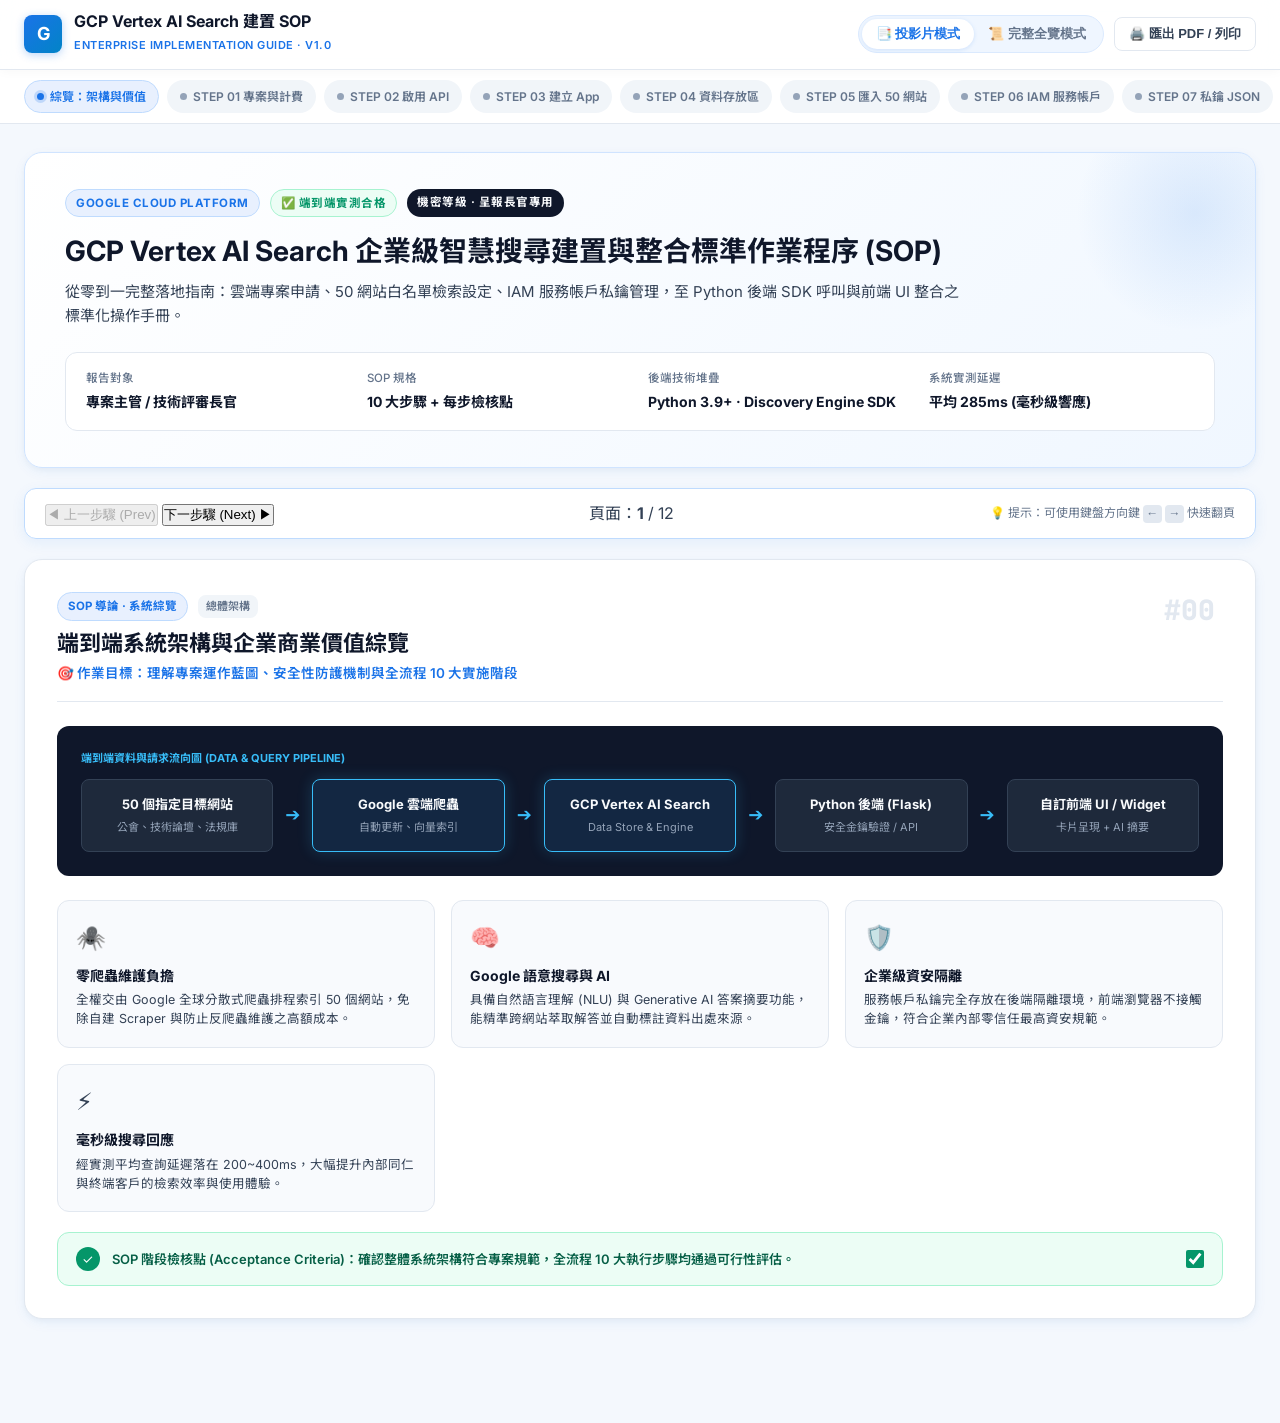
<file: gcpsearchsop.html>
<!DOCTYPE html>
<html lang="zh-TW">
<head>
  <meta charset="UTF-8">
  <meta name="viewport" content="width=device-width, initial-scale=1.0">
  <title>GCP Vertex AI Search 企業級智慧搜尋建置與整合標準作業程序 (SOP)</title>
  <meta name="description" content="Google Cloud Platform (GCP) Vertex AI Search 端到端建置 SOP：專案建立、50 網站檢索白名單、服務帳戶私鑰授權與 Python 後端 API 實作完整指引">
  <link rel="preconnect" href="https://fonts.googleapis.com">
  <link rel="preconnect" href="https://fonts.gstatic.com" crossorigin>
  <link href="https://fonts.googleapis.com/css2?family=Inter:wght@400;500;600;700&family=Noto+Sans+TC:wght@400;500;700&family=JetBrains+Mono:wght@400;500;600&display=swap" rel="stylesheet">
  
  <style>
    :root {
      --primary: #1A73E8;
      --primary-hover: #1557B0;
      --primary-light: #E8F0FE;
      --primary-gradient: linear-gradient(135deg, #1A73E8 0%, #0284C7 100%);
      --bg-page: #F4F8FD;
      --surface: #FFFFFF;
      --surface-elevated: #FFFFFF;
      --border: #E2E8F0;
      --border-focus: #93C5FD;
      --text-main: #0F172A;
      --text-body: #334155;
      --text-muted: #64748B;
      --text-light: #94A3B8;
      --accent-cyan: #0EA5E9;
      --accent-green: #059669;
      --accent-green-bg: #ECFDF5;
      --accent-green-border: #A7F3D0;
      --accent-amber: #D97706;
      --accent-amber-bg: #FFFBEB;
      --accent-amber-border: #FDE68A;
      --accent-red: #DC2626;
      --accent-red-bg: #FEF2F2;
      --accent-red-border: #FECACA;
      --code-bg: #0F172A;
      --code-text: #E2E8F0;
      --shadow-sm: 0 1px 3px rgba(0, 0, 0, 0.05);
      --shadow-md: 0 4px 14px -2px rgba(26, 115, 232, 0.08), 0 2px 6px -1px rgba(0, 0, 0, 0.04);
      --shadow-lg: 0 10px 25px -4px rgba(26, 115, 232, 0.12), 0 4px 10px -2px rgba(0, 0, 0, 0.03);
      --radius-sm: 8px;
      --radius-md: 12px;
      --radius-lg: 18px;
      --radius-full: 9999px;
      --font-sans: 'Inter', 'Noto Sans TC', system-ui, -apple-system, BlinkMacSystemFont, "Segoe UI", Roboto, sans-serif;
      --font-mono: 'JetBrains Mono', Consolas, Menlo, Monaco, monospace;
    }

    * {
      box-sizing: border-box;
      margin: 0;
      padding: 0;
    }

    body {
      font-family: var(--font-sans);
      background-color: var(--bg-page);
      color: var(--text-body);
      line-height: 1.6;
      -webkit-font-smoothing: antialiased;
      padding-bottom: 80px;
    }

    /* Top Sticky Navigation Bar */
    header.sop-navbar {
      position: sticky;
      top: 0;
      z-index: 100;
      background: rgba(255, 255, 255, 0.92);
      backdrop-filter: blur(12px);
      -webkit-backdrop-filter: blur(12px);
      border-bottom: 1px solid var(--border);
      box-shadow: 0 2px 10px rgba(0, 0, 0, 0.03);
    }

    .navbar-container {
      max-width: 1400px;
      margin: 0 auto;
      padding: 12px 24px;
      display: flex;
      align-items: center;
      justify-content: space-between;
      gap: 16px;
    }

    .nav-brand {
      display: flex;
      align-items: center;
      gap: 12px;
      text-decoration: none;
    }

    .nav-logo-badge {
      width: 38px;
      height: 38px;
      border-radius: var(--radius-sm);
      background: var(--primary-gradient);
      display: flex;
      align-items: center;
      justify-content: center;
      color: white;
      font-weight: 700;
      font-size: 18px;
      box-shadow: 0 2px 8px rgba(26, 115, 232, 0.3);
    }

    .nav-title-group h1 {
      font-size: 16px;
      font-weight: 700;
      color: var(--text-main);
      line-height: 1.2;
    }

    .nav-title-group span {
      font-size: 11px;
      color: var(--primary);
      font-weight: 600;
      letter-spacing: 0.5px;
      text-transform: uppercase;
    }

    .nav-controls {
      display: flex;
      align-items: center;
      gap: 10px;
    }

    .view-mode-toggle {
      display: inline-flex;
      background: #EFF6FF;
      border: 1px solid #DBEAFE;
      border-radius: var(--radius-full);
      padding: 3px;
    }

    .mode-btn {
      border: none;
      background: transparent;
      padding: 6px 14px;
      font-size: 13px;
      font-weight: 600;
      color: var(--text-muted);
      cursor: pointer;
      border-radius: var(--radius-full);
      transition: all 0.2s ease;
      display: flex;
      align-items: center;
      gap: 6px;
    }

    .mode-btn.active {
      background: var(--surface);
      color: var(--primary);
      box-shadow: 0 1px 4px rgba(26, 115, 232, 0.15);
    }

    .btn-action {
      background: var(--surface);
      border: 1px solid var(--border);
      color: var(--text-body);
      padding: 7px 14px;
      font-size: 13px;
      font-weight: 600;
      border-radius: var(--radius-sm);
      cursor: pointer;
      display: inline-flex;
      align-items: center;
      gap: 6px;
      transition: all 0.2s;
    }

    .btn-action:hover {
      border-color: var(--primary);
      color: var(--primary);
      background: var(--primary-light);
    }

    /* Stepper Header Strip */
    .stepper-nav {
      background: var(--surface);
      border-bottom: 1px solid var(--border);
      padding: 10px 24px;
      overflow-x: auto;
      white-space: nowrap;
      scrollbar-width: thin;
    }

    .stepper-track {
      max-width: 1400px;
      margin: 0 auto;
      display: flex;
      gap: 8px;
    }

    .step-pill {
      display: inline-flex;
      align-items: center;
      gap: 6px;
      padding: 6px 12px;
      border-radius: var(--radius-full);
      background: #F1F5F9;
      color: var(--text-muted);
      font-size: 12px;
      font-weight: 600;
      cursor: pointer;
      border: 1px solid transparent;
      transition: all 0.2s ease;
      text-decoration: none;
      flex-shrink: 0;
    }

    .step-pill:hover {
      background: #E2E8F0;
      color: var(--text-main);
    }

    .step-pill.active {
      background: var(--primary-light);
      color: var(--primary);
      border-color: #BFDBFE;
    }

    .step-pill .dot {
      width: 7px;
      height: 7px;
      border-radius: 50%;
      background: #94A3B8;
    }

    .step-pill.active .dot {
      background: var(--primary);
      box-shadow: 0 0 0 3px rgba(26, 115, 232, 0.2);
    }

    /* Hero / Header Section */
    .sop-hero {
      max-width: 1400px;
      margin: 28px auto 20px;
      padding: 0 24px;
    }

    .hero-card {
      background: linear-gradient(135deg, #FFFFFF 0%, #F0F7FF 100%);
      border: 1px solid #D0E4FF;
      border-radius: var(--radius-lg);
      padding: 36px 40px;
      box-shadow: var(--shadow-md);
      position: relative;
      overflow: hidden;
    }

    .hero-card::after {
      content: "";
      position: absolute;
      top: -60px;
      right: -60px;
      width: 240px;
      height: 240px;
      background: radial-gradient(circle, rgba(26, 115, 232, 0.12) 0%, rgba(26, 115, 232, 0) 70%);
      pointer-events: none;
    }

    .hero-badge-row {
      display: flex;
      flex-wrap: wrap;
      gap: 10px;
      margin-bottom: 16px;
    }

    .hero-badge {
      font-size: 11.5px;
      font-weight: 700;
      text-transform: uppercase;
      letter-spacing: 0.5px;
      padding: 4px 10px;
      border-radius: var(--radius-full);
      background: var(--primary-light);
      color: var(--primary);
      border: 1px solid #BFDBFE;
    }

    .hero-badge.green {
      background: var(--accent-green-bg);
      color: var(--accent-green);
      border-color: var(--accent-green-border);
    }

    .hero-badge.navy {
      background: #0F172A;
      color: #F8FAFC;
      border: none;
    }

    .hero-title {
      font-size: 28px;
      font-weight: 700;
      color: var(--text-main);
      margin-bottom: 10px;
      line-height: 1.3;
    }

    .hero-subtitle {
      font-size: 15px;
      color: var(--text-body);
      max-width: 900px;
      margin-bottom: 24px;
      line-height: 1.6;
    }

    .hero-meta-grid {
      display: grid;
      grid-template-columns: repeat(auto-fit, minmax(200px, 1fr));
      gap: 16px;
      background: var(--surface);
      border: 1px solid var(--border);
      border-radius: var(--radius-md);
      padding: 16px 20px;
    }

    .meta-item {
      display: flex;
      flex-direction: column;
    }

    .meta-label {
      font-size: 11.5px;
      color: var(--text-muted);
      font-weight: 500;
      margin-bottom: 4px;
    }

    .meta-value {
      font-size: 14px;
      font-weight: 700;
      color: var(--text-main);
    }

    /* Main Container */
    .sop-container {
      max-width: 1400px;
      margin: 0 auto;
      padding: 0 24px;
    }

    /* Presentation Slide Mode Wrapper */
    .slide-mode-container {
      margin-top: 10px;
    }

    #slideControlsContainer {
      position: sticky;
      top: 110px;
      z-index: 95;
    }

    .slide-controls-bar {
      display: flex;
      align-items: center;
      justify-content: space-between;
      background: rgba(255, 255, 255, 0.96);
      backdrop-filter: blur(10px);
      -webkit-backdrop-filter: blur(10px);
      border: 1px solid #BFDBFE;
      border-radius: var(--radius-md);
      padding: 12px 20px;
      margin-bottom: 20px;
      box-shadow: 0 4px 14px rgba(26, 115, 232, 0.08);
    }

    /* Stable height to prevent scrollbar jump on card switch */
    #slidesMain {
      min-height: 680px;
    }

    /* Slide Card Style */
    .slide-card {
      background: var(--surface);
      border: 1px solid var(--border);
      border-radius: var(--radius-lg);
      padding: 32px;
      box-shadow: var(--shadow-md);
      margin-bottom: 24px;
      min-height: 560px;
      transition: border-color 0.2s ease, box-shadow 0.2s ease;
      scroll-margin-top: 160px;
    }

    .slide-card:hover {
      box-shadow: var(--shadow-lg);
      border-color: #BFDBFE;
    }

    /* Slide Header */
    .card-top-header {
      display: flex;
      justify-content: space-between;
      align-items: flex-start;
      border-bottom: 1px solid var(--border);
      padding-bottom: 16px;
      margin-bottom: 24px;
      gap: 16px;
    }

    .card-tag-row {
      display: flex;
      align-items: center;
      gap: 10px;
      margin-bottom: 8px;
    }

    .sop-pill {
      font-size: 11.5px;
      font-weight: 700;
      padding: 4px 10px;
      border-radius: var(--radius-full);
      background: var(--primary-light);
      color: var(--primary);
      border: 1px solid #BFDBFE;
      display: inline-flex;
      align-items: center;
      gap: 5px;
    }

    .step-category-pill {
      font-size: 11px;
      font-weight: 600;
      padding: 3px 8px;
      border-radius: var(--radius-sm);
      background: #F1F5F9;
      color: var(--text-muted);
    }

    .card-title {
      font-size: 22px;
      font-weight: 700;
      color: var(--text-main);
      margin-bottom: 6px;
      line-height: 1.3;
    }

    .card-objective {
      font-size: 13.5px;
      color: var(--primary);
      font-weight: 600;
      display: flex;
      align-items: center;
      gap: 6px;
    }

    .card-step-badge {
      font-size: 28px;
      font-weight: 800;
      color: #E2E8F0;
      font-family: var(--font-mono);
      line-height: 1;
      padding: 4px 8px;
    }

    /* Card Content Grid (2 Columns) */
    .step-grid {
      display: grid;
      grid-template-columns: 1.15fr 0.85fr;
      gap: 24px;
      margin-bottom: 24px;
    }

    @media (max-width: 992px) {
      .step-grid {
        grid-template-columns: 1fr;
      }
    }

    /* Left Column: Actions */
    .action-panel {
      background: #F8FAFD;
      border: 1px solid var(--border);
      border-radius: var(--radius-md);
      padding: 22px;
    }

    .panel-title {
      font-size: 14.5px;
      font-weight: 700;
      color: var(--text-main);
      display: flex;
      align-items: center;
      gap: 8px;
      margin-bottom: 16px;
      padding-bottom: 10px;
      border-bottom: 1px solid var(--border);
    }

    .step-list {
      list-style: none;
      display: flex;
      flex-direction: column;
      gap: 14px;
    }

    .step-item {
      display: flex;
      align-items: flex-start;
      gap: 12px;
    }

    .step-num {
      flex-shrink: 0;
      width: 26px;
      height: 26px;
      border-radius: 50%;
      background: var(--primary);
      color: white;
      font-size: 12px;
      font-weight: 700;
      display: flex;
      align-items: center;
      justify-content: center;
      margin-top: 1px;
    }

    .step-text {
      flex: 1;
    }

    .step-heading {
      font-size: 13.5px;
      font-weight: 700;
      color: var(--text-main);
      margin-bottom: 3px;
    }

    .step-desc {
      font-size: 13px;
      color: var(--text-body);
      line-height: 1.5;
    }

    /* Right Column: Key Parameters & Alerts */
    .info-panel-col {
      display: flex;
      flex-direction: column;
      gap: 18px;
    }

    .spec-panel {
      background: var(--surface);
      border: 1px solid #D0E4FF;
      border-radius: var(--radius-md);
      padding: 18px;
      box-shadow: 0 2px 8px rgba(26, 115, 232, 0.04);
    }

    .spec-panel .panel-title {
      color: var(--primary);
      border-color: #E0EFFF;
      margin-bottom: 12px;
    }

    .spec-list {
      list-style: none;
      display: flex;
      flex-direction: column;
      gap: 8px;
    }

    .spec-item {
      font-size: 12.5px;
      line-height: 1.5;
      display: flex;
      flex-direction: column;
    }

    .spec-label {
      font-weight: 700;
      color: var(--text-main);
    }

    .spec-val {
      color: var(--text-body);
      font-family: var(--font-mono);
      background: #F1F5F9;
      padding: 3px 8px;
      border-radius: 4px;
      margin-top: 2px;
      word-break: break-all;
      font-size: 12px;
    }

    /* Alert / Warning Box */
    .callout-box {
      border-radius: var(--radius-md);
      padding: 16px;
      border-left: 4px solid;
    }

    .callout-box.warning {
      background: var(--accent-amber-bg);
      border-color: var(--accent-amber);
    }

    .callout-box.danger {
      background: var(--accent-red-bg);
      border-color: var(--accent-red);
    }

    .callout-box.info {
      background: #F0F7FF;
      border-color: var(--primary);
    }

    .callout-title {
      font-size: 13px;
      font-weight: 700;
      margin-bottom: 6px;
      display: flex;
      align-items: center;
      gap: 6px;
    }

    .callout-box.warning .callout-title { color: var(--accent-amber); }
    .callout-box.danger .callout-title { color: var(--accent-red); }
    .callout-box.info .callout-title { color: var(--primary); }

    .callout-content {
      font-size: 12.5px;
      color: var(--text-body);
      line-height: 1.5;
    }

    .callout-content ol, .callout-content ul {
      padding-left: 18px;
      margin-top: 4px;
    }

    /* Code Snippet Box */
    .code-container {
      background: var(--code-bg);
      border-radius: var(--radius-md);
      overflow: hidden;
      margin-top: 10px;
      box-shadow: 0 4px 12px rgba(15, 23, 42, 0.15);
    }

    .code-header {
      background: #1E293B;
      padding: 8px 14px;
      display: flex;
      justify-content: space-between;
      align-items: center;
      border-bottom: 1px solid #334155;
    }

    .code-title {
      color: #94A3B8;
      font-size: 11.5px;
      font-family: var(--font-mono);
      display: flex;
      align-items: center;
      gap: 6px;
    }

    .btn-copy {
      background: #334155;
      color: #E2E8F0;
      border: none;
      padding: 4px 8px;
      border-radius: 4px;
      font-size: 11px;
      cursor: pointer;
      display: inline-flex;
      align-items: center;
      gap: 4px;
      transition: background 0.2s;
    }

    .btn-copy:hover {
      background: #475569;
    }

    pre.code-block {
      padding: 14px;
      overflow-x: auto;
      font-family: var(--font-mono);
      font-size: 12px;
      color: var(--code-text);
      line-height: 1.6;
      margin: 0;
    }

    .kw { color: #38BDF8; font-weight: 600; }
    .str { color: #4ADE80; }
    .cmt { color: #64748B; font-style: italic; }
    .fn { color: #FBBF24; }
    .num { color: #F472B6; }

    /* Acceptance Criteria Checklist Bar */
    .checklist-bar {
      background: var(--accent-green-bg);
      border: 1px solid var(--accent-green-border);
      border-radius: var(--radius-md);
      padding: 14px 18px;
      display: flex;
      align-items: center;
      gap: 12px;
    }

    .chk-icon {
      flex-shrink: 0;
      width: 24px;
      height: 24px;
      border-radius: 50%;
      background: var(--accent-green);
      color: white;
      display: flex;
      align-items: center;
      justify-content: center;
      font-size: 13px;
    }

    .chk-content {
      flex: 1;
      font-size: 13px;
      font-weight: 600;
      color: #065F46;
      line-height: 1.4;
    }

    .chk-checkbox {
      width: 18px;
      height: 18px;
      accent-color: var(--accent-green);
      cursor: pointer;
    }

    /* Overview Flowchart & Grid */
    .arch-flowchart {
      background: #0F172A;
      color: white;
      border-radius: var(--radius-md);
      padding: 24px;
      margin-bottom: 24px;
      overflow-x: auto;
    }

    .flow-steps {
      display: flex;
      align-items: center;
      justify-content: space-between;
      gap: 12px;
      min-width: 800px;
    }

    .flow-node {
      background: #1E293B;
      border: 1px solid #334155;
      border-radius: var(--radius-sm);
      padding: 14px 16px;
      flex: 1;
      text-align: center;
      position: relative;
    }

    .flow-node.highlight {
      border-color: #38BDF8;
      background: #132742;
      box-shadow: 0 0 15px rgba(56, 189, 248, 0.2);
    }

    .node-title {
      font-size: 13px;
      font-weight: 700;
      color: #F8FAFC;
      margin-bottom: 4px;
    }

    .node-sub {
      font-size: 11px;
      color: #94A3B8;
    }

    .flow-arrow {
      color: #38BDF8;
      font-size: 18px;
      font-weight: bold;
    }

    .features-quad {
      display: grid;
      grid-template-columns: repeat(auto-fit, minmax(280px, 1fr));
      gap: 16px;
      margin-bottom: 20px;
    }

    .feature-box {
      background: #F8FAFD;
      border: 1px solid var(--border);
      border-radius: var(--radius-md);
      padding: 18px;
      transition: all 0.2s;
    }

    .feature-box:hover {
      border-color: var(--primary);
      background: #FFFFFF;
      box-shadow: var(--shadow-sm);
    }

    .feature-icon {
      font-size: 24px;
      margin-bottom: 8px;
    }

    .feature-title {
      font-size: 14px;
      font-weight: 700;
      color: var(--text-main);
      margin-bottom: 4px;
    }

    .feature-desc {
      font-size: 12.5px;
      color: var(--text-body);
      line-height: 1.5;
    }

    /* Print Stylesheet */
    @media print {
      body {
        background: white !important;
        color: black !important;
        padding-bottom: 0;
      }
      header.sop-navbar, .stepper-nav, .slide-controls-bar, .btn-action, .btn-copy {
        display: none !important;
      }
      .slide-card {
        page-break-after: always;
        break-after: page;
        border: 1px solid #ccc !important;
        box-shadow: none !important;
        margin-bottom: 30px !important;
      }
      .slide-card:last-child {
        page-break-after: auto;
        break-after: auto;
      }
      #slideViewMode {
        display: block !important;
      }
      .slide-card.hidden {
        display: block !important;
      }
    }
  </style>
</head>
<body>

  <!-- Top Sticky Navigation -->
  <header class="sop-navbar">
    <div class="navbar-container">
      <a href="#" class="nav-brand">
        <div class="nav-logo-badge">G</div>
        <div class="nav-title-group">
          <h1>GCP Vertex AI Search 建置 SOP</h1>
          <span>Enterprise Implementation Guide · v1.0</span>
        </div>
      </a>

      <div class="nav-controls">
        <div class="view-mode-toggle">
          <button class="mode-btn active" id="btnSlideMode" onclick="setViewMode('slide')">
            📑 投影片模式
          </button>
          <button class="mode-btn" id="btnDocMode" onclick="setViewMode('doc')">
            📜 完整全覽模式
          </button>
        </div>

        <button class="btn-action" onclick="window.print()" title="列印或另存為 PDF 檔案">
          🖨️ 匯出 PDF / 列印
        </button>
      </div>
    </div>
  </header>

  <!-- Step Navigation Strip -->
  <nav class="stepper-nav">
    <div class="stepper-track" id="stepperTrack">
      <a class="step-pill active" onclick="goToStep(0)"><span class="dot"></span>綜覽：架構與價值</a>
      <a class="step-pill" onclick="goToStep(1)"><span class="dot"></span>STEP 01 專案與計費</a>
      <a class="step-pill" onclick="goToStep(2)"><span class="dot"></span>STEP 02 啟用 API</a>
      <a class="step-pill" onclick="goToStep(3)"><span class="dot"></span>STEP 03 建立 App</a>
      <a class="step-pill" onclick="goToStep(4)"><span class="dot"></span>STEP 04 資料存放區</a>
      <a class="step-pill" onclick="goToStep(5)"><span class="dot"></span>STEP 05 匯入 50 網站</a>
      <a class="step-pill" onclick="goToStep(6)"><span class="dot"></span>STEP 06 IAM 服務帳戶</a>
      <a class="step-pill" onclick="goToStep(7)"><span class="dot"></span>STEP 07 私鑰 JSON</a>
      <a class="step-pill" onclick="goToStep(8)"><span class="dot"></span>STEP 08 Python 環境</a>
      <a class="step-pill" onclick="goToStep(9)"><span class="dot"></span>STEP 09 後端程式碼</a>
      <a class="step-pill" onclick="goToStep(10)"><span class="dot"></span>STEP 10 整合與驗證</a>
      <a class="step-pill" onclick="goToStep(11)"><span class="dot"></span>總結：維運與資安</a>
    </div>
  </nav>

  <!-- Hero Header -->
  <section class="sop-hero">
    <div class="hero-card">
      <div class="hero-badge-row">
        <span class="hero-badge">Google Cloud Platform</span>
        <span class="hero-badge green">✅ 端到端實測合格</span>
        <span class="hero-badge navy">機密等級 · 呈報長官專用</span>
      </div>
      <h1 class="hero-title">GCP Vertex AI Search 企業級智慧搜尋建置與整合標準作業程序 (SOP)</h1>
      <p class="hero-subtitle">
        從零到一完整落地指南：雲端專案申請、50 網站白名單檢索設定、IAM 服務帳戶私鑰管理，至 Python 後端 SDK 呼叫與前端 UI 整合之標準化操作手冊。
      </p>

      <div class="hero-meta-grid">
        <div class="meta-item">
          <span class="meta-label">報告對象</span>
          <span class="meta-value">專案主管 / 技術評審長官</span>
        </div>
        <div class="meta-item">
          <span class="meta-label">SOP 規格</span>
          <span class="meta-value">10 大步驟 + 每步檢核點</span>
        </div>
        <div class="meta-item">
          <span class="meta-label">後端技術堆疊</span>
          <span class="meta-value">Python 3.9+ · Discovery Engine SDK</span>
        </div>
        <div class="meta-item">
          <span class="meta-label">系統實測延遲</span>
          <span class="meta-value">平均 285ms (毫秒級響應)</span>
        </div>
      </div>
    </div>
  </section>

  <!-- Slide Navigation Control (Active only in Slide Mode) -->
  <div class="sop-container" id="slideControlsContainer">
    <div class="slide-controls-bar">
      <div class="slide-nav-btns">
        <button class="btn-slide-nav" id="btnPrevSlide" onclick="prevSlide()">◀ 上一步驟 (Prev)</button>
        <button class="btn-slide-nav" id="btnNextSlide" onclick="nextSlide()">下一步驟 (Next) ▶</button>
      </div>
      <div class="slide-counter" id="slideCounterText">
        頁面：<strong>1</strong> <span>/ 12</span>
      </div>
      <div style="font-size: 12px; color: var(--text-muted);">
        💡 提示：可使用鍵盤方向鍵 <kbd style="background:#e2e8f0;padding:2px 6px;border-radius:4px;">←</kbd> <kbd style="background:#e2e8f0;padding:2px 6px;border-radius:4px;">→</kbd> 快速翻頁
      </div>
    </div>
  </div>

  <!-- Main Slides / Steps Container -->
  <main class="sop-container" id="slidesMain">

    <!-- ==========================================
         PAGE 0: ARCHITECTURE & VALUE OVERVIEW
         ========================================== -->
    <article class="slide-card" id="step-0">
      <div class="card-top-header">
        <div>
          <div class="card-tag-row">
            <span class="sop-pill">SOP 導論 · 系統綜覽</span>
            <span class="step-category-pill">總體架構</span>
          </div>
          <h2 class="card-title">端到端系統架構與企業商業價值綜覽</h2>
          <div class="card-objective">
            🎯 作業目標：理解專案運作藍圖、安全性防護機制與全流程 10 大實施階段
          </div>
        </div>
        <div class="card-step-badge">#00</div>
      </div>

      <!-- Flowchart -->
      <div class="arch-flowchart">
        <div style="font-size: 11px; text-transform: uppercase; color: #38BDF8; margin-bottom: 12px; font-weight: 700;">
          端到端資料與請求流向圖 (Data & Query Pipeline)
        </div>
        <div class="flow-steps">
          <div class="flow-node">
            <div class="node-title">50 個指定目標網站</div>
            <div class="node-sub">公會、技術論壇、法規庫</div>
          </div>
          <div class="flow-arrow">➔</div>
          <div class="flow-node highlight">
            <div class="node-title">Google 雲端爬蟲</div>
            <div class="node-sub">自動更新、向量索引</div>
          </div>
          <div class="flow-arrow">➔</div>
          <div class="flow-node highlight">
            <div class="node-title">GCP Vertex AI Search</div>
            <div class="node-sub">Data Store & Engine</div>
          </div>
          <div class="flow-arrow">➔</div>
          <div class="flow-node">
            <div class="node-title">Python 後端 (Flask)</div>
            <div class="node-sub">安全金鑰驗證 / API</div>
          </div>
          <div class="flow-arrow">➔</div>
          <div class="flow-node">
            <div class="node-title">自訂前端 UI / Widget</div>
            <div class="node-sub">卡片呈現 + AI 摘要</div>
          </div>
        </div>
      </div>

      <!-- 4 Value Points -->
      <div class="features-quad">
        <div class="feature-box">
          <div class="feature-icon">🕷️</div>
          <div class="feature-title">零爬蟲維護負擔</div>
          <div class="feature-desc">全權交由 Google 全球分散式爬蟲排程索引 50 個網站，免除自建 Scraper 與防止反爬蟲維護之高額成本。</div>
        </div>
        <div class="feature-box">
          <div class="feature-icon">🧠</div>
          <div class="feature-title">Google 語意搜尋與 AI</div>
          <div class="feature-desc">具備自然語言理解 (NLU) 與 Generative AI 答案摘要功能，能精準跨網站萃取解答並自動標註資料出處來源。</div>
        </div>
        <div class="feature-box">
          <div class="feature-icon">🛡️</div>
          <div class="feature-title">企業級資安隔離</div>
          <div class="feature-desc">服務帳戶私鑰完全存放在後端隔離環境，前端瀏覽器不接觸金鑰，符合企業內部零信任最高資安規範。</div>
        </div>
        <div class="feature-box">
          <div class="feature-icon">⚡</div>
          <div class="feature-title">毫秒級搜尋回應</div>
          <div class="feature-desc">經實測平均查詢延遲落在 200~400ms，大幅提升內部同仁與終端客戶的檢索效率與使用體驗。</div>
        </div>
      </div>

      <div class="checklist-bar">
        <div class="chk-icon">✓</div>
        <div class="chk-content">SOP 階段檢核點 (Acceptance Criteria)：確認整體系統架構符合專案規範，全流程 10 大執行步驟均通過可行性評估。</div>
        <input type="checkbox" class="chk-checkbox" checked title="核取標記完成">
      </div>
    </article>

    <!-- ==========================================
         PAGE 1: STEP 01 - CREATE PROJECT & BILLING
         ========================================== -->
    <article class="slide-card" id="step-1">
      <div class="card-top-header">
        <div>
          <div class="card-tag-row">
            <span class="sop-pill">SOP STEP 01</span>
            <span class="step-category-pill">雲端基礎環境</span>
          </div>
          <h2 class="card-title">申請與建立 GCP 專案 (Project & Billing)</h2>
          <div class="card-objective">
            🎯 作業目標：建立專案命名空間、關聯計費帳戶並設定安全預算警示
          </div>
        </div>
        <div class="card-step-badge">#01</div>
      </div>

      <div class="step-grid">
        <!-- Left: Action steps -->
        <div class="action-panel">
          <div class="panel-title">📝 控制台操作步驟 (Console Operations)</div>
          <ul class="step-list">
            <li class="step-item">
              <div class="step-num">1</div>
              <div class="step-text">
                <div class="step-heading">登入 Google Cloud 控制台</div>
                <div class="step-desc">瀏覽器前往 <a href="https://console.cloud.google.com/" target="_blank" style="color:var(--primary);text-decoration:none;font-weight:600;">console.cloud.google.com</a>，使用企業管理員或技術負責人帳號登入。</div>
              </div>
            </li>
            <li class="step-item">
              <div class="step-num">2</div>
              <div class="step-text">
                <div class="step-heading">建立新專案 (New Project)</div>
                <div class="step-desc">點擊頂端選單列的「專案下拉選單」➔ 點選右上角的「新增專案 (New Project)」按鈕。</div>
              </div>
            </li>
            <li class="step-item">
              <div class="step-num">3</div>
              <div class="step-text">
                <div class="step-heading">設定專案名稱並取得 Project ID</div>
                <div class="step-desc">輸入專案名稱 (如 <code>gcp-agent-search</code>)，系統將自動產生全域唯一的 <code>Project ID</code> (如 <code>gen-lang-client-0687915907</code>)，請務必記錄保存。</div>
              </div>
            </li>
            <li class="step-item">
              <div class="step-num">4</div>
              <div class="step-text">
                <div class="step-heading">關聯計費帳戶 (Billing Account)</div>
                <div class="step-desc">前往「帳單 (Billing)」專區，將專案關聯至公司合約計費帳戶或啟用 $300 美金免費試用額度。</div>
              </div>
            </li>
            <li class="step-item">
              <div class="step-num">5</div>
              <div class="step-text">
                <div class="step-heading">設定預算警報 (Budget Alerts)</div>
                <div class="step-desc">在帳單後台建立預算警戒門檻 (例如達 50%、80%、100% 時即時寄發 Email 給主管)。</div>
              </div>
            </li>
          </ul>
        </div>

        <!-- Right: Info Panel -->
        <div class="info-panel-col">
          <div class="spec-panel">
            <div class="panel-title">🔑 關鍵配置參數 (Parameters)</div>
            <ul class="spec-list">
              <li class="spec-item">
                <span class="spec-label">專案名稱 (Project Name)：</span>
                <span class="spec-val">gcp-agent-search</span>
              </li>
              <li class="spec-item">
                <span class="spec-label">專案 ID (Project ID)：</span>
                <span class="spec-val">gen-lang-client-0687915907</span>
              </li>
              <li class="spec-item">
                <span class="spec-label">預設計費帳戶：</span>
                <span class="spec-val">Enterprise Billing Account (已綁定)</span>
              </li>
            </ul>
          </div>

          <div class="callout-box warning">
            <div class="callout-title">⚠️ 主管與資安審核重點</div>
            <div class="callout-content">
              1. <strong>計費綁定為必要前提</strong>：若未綁定計費帳戶，後續 Discovery Engine API 將無法啟用。<br>
              2. <strong>Project ID 建立後不可更改</strong>：後續所有 Python 後端配置與 IAM 金鑰均綁定此 ID。<br>
              3. <strong>預算預警防線</strong>：透過 Budget Alerts 確保每筆開銷在受控範圍內。
            </div>
          </div>
        </div>
      </div>

      <div class="checklist-bar">
        <div class="chk-icon">✓</div>
        <div class="chk-content">SOP 階段檢核點：取得有效且已啟用計費的專案 ID (Project ID)，可在控制台頂端順利切換至該專案。</div>
        <input type="checkbox" class="chk-checkbox" checked>
      </div>
    </article>

    <!-- ==========================================
         PAGE 2: STEP 02 - ENABLE DISCOVERY ENGINE API
         ========================================== -->
    <article class="slide-card" id="step-2">
      <div class="card-top-header">
        <div>
          <div class="card-tag-row">
            <span class="sop-pill">SOP STEP 02</span>
            <span class="step-category-pill">雲端基礎環境</span>
          </div>
          <h2 class="card-title">啟用 Vertex AI Search (Discovery Engine API)</h2>
          <div class="card-objective">
            🎯 作業目標：啟動 Google 核心語意搜尋服務引擎 (Discovery Engine API)
          </div>
        </div>
        <div class="card-step-badge">#02</div>
      </div>

      <div class="step-grid">
        <div class="action-panel">
          <div class="panel-title">📝 控制台操作步驟 (Console Operations)</div>
          <ul class="step-list">
            <li class="step-item">
              <div class="step-num">1</div>
              <div class="step-text">
                <div class="step-heading">搜尋並進入 Agent Builder 儀表板</div>
                <div class="step-desc">在 GCP 控制台頂端搜尋欄輸入「<code>Agent Builder</code>」或「<code>Vertex AI Search</code>」並按下 Enter。</div>
              </div>
            </li>
            <li class="step-item">
              <div class="step-num">2</div>
              <div class="step-text">
                <div class="step-heading">首次進入服務啟用導航</div>
                <div class="step-desc">專案首次進入時將出現歡迎與功能說明視窗，點擊「繼續並啟用 API (Continue and activate the API)」按鈕。</div>
              </div>
            </li>
            <li class="step-item">
              <div class="step-num">3</div>
              <div class="step-text">
                <div class="step-heading">背景自動配置 API 資源</div>
                <div class="step-desc">系統會自動為專案啟用 <code>discoveryengine.googleapis.com</code> 服務，此過程約需 1~2 分鐘。</div>
              </div>
            </li>
            <li class="step-item">
              <div class="step-num">4</div>
              <div class="step-text">
                <div class="step-heading">驗證 API 啟用狀態</div>
                <div class="step-desc">前往「API 和服務」➔「已啟用的 API 和服務」，確認清單中包含 Discovery Engine API 且狀態為綠色正常。</div>
              </div>
            </li>
          </ul>
        </div>

        <div class="info-panel-col">
          <div class="spec-panel">
            <div class="panel-title">🔑 API 規格與服務端點</div>
            <ul class="spec-list">
              <li class="spec-item">
                <span class="spec-label">服務名稱：</span>
                <span class="spec-val">Discovery Engine API</span>
              </li>
              <li class="spec-item">
                <span class="spec-label">API Identifier：</span>
                <span class="spec-val">discoveryengine.googleapis.com</span>
              </li>
              <li class="spec-item">
                <span class="spec-label">預設區域 (Location)：</span>
                <span class="spec-val">global (全球分散式，提供最佳檢索性能)</span>
              </li>
            </ul>
          </div>

          <div class="callout-box warning">
            <div class="callout-title">⚠️ 常見障礙排除與權限要求</div>
            <div class="callout-content">
              1. <strong>操作人員權限</strong>：操作者須具備專案 Owner 或 <code>Service Usage Admin</code> 權限才能啟用 API。<br>
              2. <strong>傳播時間差</strong>：API 剛啟用後 2 分鐘內若後端呼叫出現 403/404，屬 IAM 規則同步之正常現象，稍後即可恢復。
            </div>
          </div>
        </div>
      </div>

      <div class="checklist-bar">
        <div class="chk-icon">✓</div>
        <div class="chk-content">SOP 階段檢核點：Discovery Engine API 顯示為啟用中，Console 能順暢進入 Agent Builder 儀表板。</div>
        <input type="checkbox" class="chk-checkbox" checked>
      </div>
    </article>

    <!-- ==========================================
         PAGE 3: STEP 03 - CREATE SEARCH APP
         ========================================== -->
    <article class="slide-card" id="step-3">
      <div class="card-top-header">
        <div>
          <div class="card-tag-row">
            <span class="sop-pill">SOP STEP 03</span>
            <span class="step-category-pill">搜尋引擎實體</span>
          </div>
          <h2 class="card-title">建立 Search 應用程式 (App / Engine)</h2>
          <div class="card-objective">
            🎯 作業目標：配置搜尋引擎執行個體、自訂功能特性並生成專屬 Engine ID
          </div>
        </div>
        <div class="card-step-badge">#03</div>
      </div>

      <div class="step-grid">
        <div class="action-panel">
          <div class="panel-title">📝 控制台操作步驟 (Console Operations)</div>
          <ul class="step-list">
            <li class="step-item">
              <div class="step-num">1</div>
              <div class="step-text">
                <div class="step-heading">進入 Apps 應用程式專區</div>
                <div class="step-desc">在 Agent Builder 左側功能導覽列中，點擊「應用程式 (Apps)」進入管理列表。</div>
              </div>
            </li>
            <li class="step-item">
              <div class="step-num">2</div>
              <div class="step-text">
                <div class="step-heading">點選建立新應用程式</div>
                <div class="step-desc">點擊頂端「＋ 建立應用程式 (Create App)」按鈕啟動配置精靈。</div>
              </div>
            </li>
            <li class="step-item">
              <div class="step-num">3</div>
              <div class="step-text">
                <div class="step-heading">選擇應用程式類型：搜尋 (Search)</div>
                <div class="step-desc">在四大應用程式類型 (Search / Chat / Recommendation / Agent) 中，選取「搜尋 (Search)」。</div>
              </div>
            </li>
            <li class="step-item">
              <div class="step-num">4</div>
              <div class="step-text">
                <div class="step-heading">勾選進階與 AI 生成答案特色</div>
                <div class="step-desc">勾選「企業版功能 (Enterprise Edition)」並啟用「Generative Answers (AI 答案總結)」以獲得最佳語意萃取效果。</div>
              </div>
            </li>
            <li class="step-item">
              <div class="step-num">5</div>
              <div class="step-text">
                <div class="step-heading">命名並取得 Engine ID</div>
                <div class="step-desc">命名應用程式 (如 <code>pbsearch</code>)，系統將生成全域唯一的 Engine ID (如 <code>pbsearch_1791792965002</code>)。</div>
              </div>
            </li>
          </ul>
        </div>

        <div class="info-panel-col">
          <div class="spec-panel">
            <div class="panel-title">🔑 應用程式實體參數</div>
            <ul class="spec-list">
              <li class="spec-item">
                <span class="spec-label">App Type：</span>
                <span class="spec-val">Search (Generic Search)</span>
              </li>
              <li class="spec-item">
                <span class="spec-label">App 名稱：</span>
                <span class="spec-val">pbsearch</span>
              </li>
              <li class="spec-item">
                <span class="spec-label">Engine ID (重要)：</span>
                <span class="spec-val">pbsearch_1791792965002</span>
              </li>
              <li class="spec-item">
                <span class="spec-label">Generative AI 摘要：</span>
                <span class="spec-val">已啟用 (含來源引文標註)</span>
              </li>
            </ul>
          </div>

          <div class="callout-box info">
            <div class="callout-title">💡 關鍵架構決策說明</div>
            <div class="callout-content">
              • <strong>Engine 與 Data Store 解耦</strong>：一個 Engine 可同時掛載多個 Data Store，日後可無縫擴充內部 PDF 文件。<br>
              • <strong>後端必要呼叫路徑</strong>：Python SDK 發送 <code>SearchRequest</code> 時必須指定此 <code>Engine ID</code>。
            </div>
          </div>
        </div>
      </div>

      <div class="checklist-bar">
        <div class="chk-icon">✓</div>
        <div class="chk-content">SOP 階段檢核點：成功建立 Search App，記錄專屬 Engine ID 供後續 Python 後端環境變數配置使用。</div>
        <input type="checkbox" class="chk-checkbox" checked>
      </div>
    </article>

    <!-- ==========================================
         PAGE 4: STEP 04 - CREATE WEBSITE DATA STORE
         ========================================== -->
    <article class="slide-card" id="step-4">
      <div class="card-top-header">
        <div>
          <div class="card-tag-row">
            <span class="sop-pill">SOP STEP 04</span>
            <span class="step-category-pill">資料存放區</span>
          </div>
          <h2 class="card-title">建立資料存放區 (Data Store) 並配置網站檢索</h2>
          <div class="card-objective">
            🎯 作業目標：核心選用「進階網站搜尋 (Advanced)」，免驗證外部網域擁有權
          </div>
        </div>
        <div class="card-step-badge">#04</div>
      </div>

      <div class="step-grid">
        <div class="action-panel">
          <div class="panel-title">📝 控制台操作步驟 (Console Operations)</div>
          <ul class="step-list">
            <li class="step-item">
              <div class="step-num">1</div>
              <div class="step-text">
                <div class="step-heading">進入 Data Store 建立精靈</div>
                <div class="step-desc">在建立 App 流程的「資料 (Data)」步驟，或前往左側「資料存放區」選單，點選「建立資料存放區」。</div>
              </div>
            </li>
            <li class="step-item">
              <div class="step-num">2</div>
              <div class="step-text">
                <div class="step-heading">選取資料來源類型：網站 (Websites)</div>
                <div class="step-desc">在 Cloud Storage、BigQuery、網站等選項中，選取「網站 (Websites)」。</div>
              </div>
            </li>
            <li class="step-item">
              <div class="step-num">3</div>
              <div class="step-text">
                <div class="step-heading">★ 核心步驟：選取進階網站搜尋 (Advanced)</div>
                <div class="step-desc">在網頁索引模式中，<strong>務必選取「進階網站搜尋 (Advanced Website Search)」</strong>，切勿選取基礎模式。</div>
              </div>
            </li>
            <li class="step-item">
              <div class="step-num">4</div>
              <div class="step-text">
                <div class="step-heading">命名資料存放區並完成綁定</div>
                <div class="step-desc">輸入資料庫名稱 (如 <code>pbdatastore</code>)，系統生成 Data Store ID (如 <code>pbdatastore_1791793664793</code>)，並連接至 Search App。</div>
              </div>
            </li>
          </ul>
        </div>

        <div class="info-panel-col">
          <div class="callout-box warning" style="background:#EFF6FF;border-color:var(--primary);">
            <div class="callout-title" style="color:var(--primary);">⭐ 核心決策：基礎 vs 進階網站搜尋</div>
            <div class="callout-content">
              • <strong>基礎模式 (Basic Website Search)</strong>：<br>
              強制要求透過 Google Search Console 驗證網域擁有權！<strong>只能爬取公司自家持有的單一網域</strong>。<br><br>
              • <strong>進階模式 (Advanced Website Search)</strong>：<br>
              <strong>免網域驗證！</strong>可自由爬取第三方、產業協會、技術論壇等 50 個外部公開網站。<br><br>
              👉 <strong>結論</strong>：要納入 50 個各類別網站，<strong>必須選取 Advanced！</strong>
            </div>
          </div>

          <div class="spec-panel">
            <div class="panel-title">🔑 資料存放區配置參數</div>
            <ul class="spec-list">
              <li class="spec-item">
                <span class="spec-label">資料庫名稱：</span>
                <span class="spec-val">pbdatastore</span>
              </li>
              <li class="spec-item">
                <span class="spec-label">Data Store ID：</span>
                <span class="spec-val">pbdatastore_1791793664793</span>
              </li>
              <li class="spec-item">
                <span class="spec-label">索引技術：</span>
                <span class="spec-val">Advanced Website Indexing</span>
              </li>
            </ul>
          </div>
        </div>
      </div>

      <div class="checklist-bar">
        <div class="chk-icon">✓</div>
        <div class="chk-content">SOP 階段檢核點：Data Store 成功建立為 Advanced Website 模式，並與 Search App 完成關聯。</div>
        <input type="checkbox" class="chk-checkbox" checked>
      </div>
    </article>

    <!-- ==========================================
         PAGE 5: STEP 05 - BATCH ADD 50 WEBSITES
         ========================================== -->
    <article class="slide-card" id="step-5">
      <div class="card-top-header">
        <div>
          <div class="card-tag-row">
            <span class="sop-pill">SOP STEP 05</span>
            <span class="step-category-pill">資料庫建置</span>
          </div>
          <h2 class="card-title">批量新增 50 個目標網站至搜尋白名單</h2>
          <div class="card-objective">
            🎯 作業目標：設定 Included Patterns 網址比對規則、啟動 Googlebot 爬取索引
          </div>
        </div>
        <div class="card-step-badge">#05</div>
      </div>

      <div class="step-grid">
        <div class="action-panel">
          <div class="panel-title">📝 控制台操作步驟 (Console Operations)</div>
          <ul class="step-list">
            <li class="step-item">
              <div class="step-num">1</div>
              <div class="step-text">
                <div class="step-heading">進入 Data Store 網址管理介面</div>
                <div class="step-desc">點選剛剛建立的 Data Store (<code>pbdatastore</code>) ➔ 切換至「資料 (Data)」或「管理」頁籤。</div>
              </div>
            </li>
            <li class="step-item">
              <div class="step-num">2</div>
              <div class="step-text">
                <div class="step-heading">點選「新增比對模式 (Add URL patterns)」</div>
                <div class="step-desc">在 Included Patterns 區域點選新增，介面支援批次貼上多行網址規則。</div>
              </div>
            </li>
            <li class="step-item">
              <div class="step-num">3</div>
              <div class="step-text">
                <div class="step-heading">依標準語法輸入 50 個網址</div>
                <div class="step-desc">每行一個目標網站，使用萬用字元 <code>/*</code> 涵蓋全站內容：
                  <div style="font-family:var(--font-mono);background:#F1F5F9;padding:6px;border-radius:4px;margin-top:4px;font-size:12px;">
                    https://www.semicontaiwan.org/*<br>
                    https://tech-portal-example.com/*<br>
                    https://industry-docs.org/*
                  </div>
                </div>
              </div>
            </li>
            <li class="step-item">
              <div class="step-num">4</div>
              <div class="step-text">
                <div class="step-heading">也可透過 Cloud Storage 批次匯入</div>
                <div class="step-desc">若網站清單較多，可將 50 個網址存為 CSV/TXT 文字檔上傳至 Cloud Storage Bucket 一鍵快速匯入。</div>
              </div>
            </li>
            <li class="step-item">
              <div class="step-num">5</div>
              <div class="step-text">
                <div class="step-heading">儲存並啟動 Googlebot 索引排程</div>
                <div class="step-desc">點選儲存後，Google 爬蟲將依序檢索網頁並建立分散式向量檢索庫。</div>
              </div>
            </li>
          </ul>
        </div>

        <div class="info-panel-col">
          <div class="spec-panel">
            <div class="panel-title">🌐 URL Pattern 比對規則語法</div>
            <ul class="spec-list">
              <li class="spec-item">
                <span class="spec-label">全站收錄模式：</span>
                <span class="spec-val">https://domain.com/* (包含所有子路徑文章)</span>
              </li>
              <li class="spec-item">
                <span class="spec-label">精確子目錄收錄：</span>
                <span class="spec-val">https://domain.com/news/* (僅收錄新聞分類)</span>
              </li>
              <li class="spec-item">
                <span class="spec-label">排除規則 (Excluded Patterns)：</span>
                <span class="spec-val">可設定排除 login、登入頁或無效版權頁</span>
              </li>
            </ul>
          </div>

          <div class="callout-box warning">
            <div class="callout-title">⏱️ 爬蟲排程與索引時間說明</div>
            <div class="callout-content">
              1. <strong>初始索引時間差</strong>：新增 50 個網站後，Googlebot 需 2 至 24 小時完成初始爬取與向量建立。<br>
              2. <strong>robots.txt 規範</strong>：若目標網站明確宣告 Disallow Googlebot，則無法被收錄。<br>
              3. <strong>自動更新</strong>：Google 會自動排程回訪，網站有新文章時自動同步。
            </div>
          </div>
        </div>
      </div>

      <div class="checklist-bar">
        <div class="chk-icon">✓</div>
        <div class="chk-content">SOP 階段檢核點：50 個目標網站正規化 URL Pattern 已完整納入白名單，爬取狀態顯示運作中。</div>
        <input type="checkbox" class="chk-checkbox" checked>
      </div>
    </article>

    <!-- ==========================================
         PAGE 6: STEP 06 - CREATE SERVICE ACCOUNT & ROLES
         ========================================== -->
    <article class="slide-card" id="step-6">
      <div class="card-top-header">
        <div>
          <div class="card-tag-row">
            <span class="sop-pill">SOP STEP 06</span>
            <span class="step-category-pill">身分與存取控制</span>
          </div>
          <h2 class="card-title">建立 IAM 服務帳戶並授權 (Service Account)</h2>
          <div class="card-objective">
            🎯 作業目標：建立程式專用連線身分，貫徹最小權限資安原則 (Least Privilege)
          </div>
        </div>
        <div class="card-step-badge">#06</div>
      </div>

      <div class="step-grid">
        <div class="action-panel">
          <div class="panel-title">📝 控制台操作步驟 (Console Operations)</div>
          <ul class="step-list">
            <li class="step-item">
              <div class="step-num">1</div>
              <div class="step-text">
                <div class="step-heading">導航至 IAM 服務帳戶專區</div>
                <div class="step-desc">於主選單前往「IAM 與管理 (IAM & Admin)」➔ 點選「服務帳戶 (Service Accounts)」。</div>
              </div>
            </li>
            <li class="step-item">
              <div class="step-num">2</div>
              <div class="step-text">
                <div class="step-heading">點選建立服務帳戶</div>
                <div class="step-desc">點擊頂端「＋ 建立服務帳戶 (+ CREATE SERVICE ACCOUNT)」開啟配置精靈。</div>
              </div>
            </li>
            <li class="step-item">
              <div class="step-num">3</div>
              <div class="step-text">
                <div class="step-heading">輸入帳戶名稱與描述</div>
                <div class="step-desc">輸入服務帳戶名稱 (如 <code>gcp-search-backend-sa</code>)，系統自動生成對應的 Email。</div>
              </div>
            </li>
            <li class="step-item">
              <div class="step-num">4</div>
              <div class="step-text">
                <div class="step-heading">指派專用 IAM 角色權限 (Grant Access)</div>
                <div class="step-desc">在角色下拉選單中搜尋並選取：
                  <div style="font-family:var(--font-mono);background:#F1F5F9;padding:6px;border-radius:4px;margin-top:4px;font-size:12px;color:var(--primary);">
                    Discovery Engine Viewer (roles/discoveryengine.viewer)
                  </div>
                </div>
              </div>
            </li>
            <li class="step-item">
              <div class="step-num">5</div>
              <div class="step-text">
                <div class="step-heading">完成建立並確認權限</div>
                <div class="step-desc">點選「完成 (Done)」，該服務帳戶即刻具備呼叫 GCP 搜尋 API 的合法身分。</div>
              </div>
            </li>
          </ul>
        </div>

        <div class="info-panel-col">
          <div class="spec-panel">
            <div class="panel-title">🛡️ 核心 IAM 角色權限對照表</div>
            <ul class="spec-list">
              <li class="spec-item">
                <span class="spec-label">Discovery Engine Viewer (推薦)：</span>
                <span class="spec-val">唯讀檢索 (search) 權限，符合生產環境最小權限</span>
              </li>
              <li class="spec-item">
                <span class="spec-label">Discovery Engine Admin：</span>
                <span class="spec-val">完整讀寫、新增刪除 Data Store 權限</span>
              </li>
              <li class="spec-item">
                <span class="spec-label">服務帳戶 Email 範例：</span>
                <span class="spec-val">sa-backend@gen-lang-client-xxxx.iam.gserviceaccount.com</span>
              </li>
            </ul>
          </div>

          <div class="callout-box warning" style="background:#ECFDF5;border-color:var(--accent-green);">
            <div class="callout-title" style="color:var(--accent-green);">🔒 長官資安把關重點</div>
            <div class="callout-content">
              1. <strong>嚴禁授予 Project Owner/Editor 角色</strong>：防止金鑰外洩時整個專案遭到竄改。<br>
              2. <strong>精準鎖定 Discovery Engine Viewer</strong>：落實權限最小化 (Least Privilege)。<br>
              3. <strong>Cloud Audit Logs</strong>：所有透過此身分發出的搜尋請求均留存於 GCP 稽核日誌。
            </div>
          </div>
        </div>
      </div>

      <div class="checklist-bar">
        <div class="chk-icon">✓</div>
        <div class="chk-content">SOP 階段檢核點：服務帳戶建立完成，並已成功繫結 Discovery Engine Viewer 角色。</div>
        <input type="checkbox" class="chk-checkbox" checked>
      </div>
    </article>

    <!-- ==========================================
         PAGE 7: STEP 07 - GENERATE & DOWNLOAD PRIVATE KEY JSON
         ========================================== -->
    <article class="slide-card" id="step-7">
      <div class="card-top-header">
        <div>
          <div class="card-tag-row">
            <span class="sop-pill">SOP STEP 07</span>
            <span class="step-category-pill">私鑰憑證管理</span>
          </div>
          <h2 class="card-title">生成並下載私鑰金鑰 (Private Key JSON)</h2>
          <div class="card-objective">
            🎯 作業目標：取得 RSA 憑證私鑰，落實本機安全存放與資安規範防護措施
          </div>
        </div>
        <div class="card-step-badge">#07</div>
      </div>

      <div class="step-grid">
        <div class="action-panel">
          <div class="panel-title">📝 控制台操作步驟 (Console Operations)</div>
          <ul class="step-list">
            <li class="step-item">
              <div class="step-num">1</div>
              <div class="step-text">
                <div class="step-heading">進入目標服務帳戶詳情頁面</div>
                <div class="step-desc">在服務帳戶清單中，點選剛剛建立的帳號 Email 連結。</div>
              </div>
            </li>
            <li class="step-item">
              <div class="step-num">2</div>
              <div class="step-text">
                <div class="step-heading">切換至「金鑰 (Keys)」頁籤</div>
                <div class="step-desc">在上方次選單列中，點選「金鑰 (Keys)」頁籤。</div>
              </div>
            </li>
            <li class="step-item">
              <div class="step-num">3</div>
              <div class="step-text">
                <div class="step-heading">新增金鑰 (Add Key)</div>
                <div class="step-desc">點擊「新增金鑰 (ADD KEY)」下拉選單 ➔ 選擇「建立新的金鑰 (Create new key)」。</div>
              </div>
            </li>
            <li class="step-item">
              <div class="step-num">4</div>
              <div class="step-text">
                <div class="step-heading">選取 JSON 格式</div>
                <div class="step-desc">金鑰類型選取「JSON (建議)」➔ 點選「建立 (CREATE)」。</div>
              </div>
            </li>
            <li class="step-item">
              <div class="step-num">5</div>
              <div class="step-text">
                <div class="step-heading">安全下載與保存</div>
                <div class="step-desc">瀏覽器將自動下載私鑰 JSON 檔案 (如 <code>gen-lang-client-0687915907-5ba27441b36c.json</code>)。</div>
              </div>
            </li>
          </ul>
        </div>

        <div class="info-panel-col">
          <div class="callout-box danger">
            <div class="callout-title">🚨 最高資安紅線規範 (Zero Trust)</div>
            <div class="callout-content">
              1. <strong>絕對嚴禁暴露於前端</strong>：此私鑰絕對不可放在 HTML、JS 或客戶端，否則金鑰即刻被盜取！<br>
              2. <strong>嚴禁提交至 Git 版本庫</strong>：必須將 <code>*.json</code> 寫入 <code>.gitignore</code>。<br>
              3. <strong>正式生產環境建議</strong>：進入正式環境可改用 Google Cloud Secret Manager 或 Workload Identity 免金鑰機制。
            </div>
          </div>

          <div class="code-container">
            <div class="code-header">
              <span class="code-title">📄 私鑰 JSON 結構範例 (精簡示意)</span>
            </div>
            <pre class="code-block">{
  <span class="kw">"type"</span>: <span class="str">"service_account"</span>,
  <span class="kw">"project_id"</span>: <span class="str">"gen-lang-client-0687915907"</span>,
  <span class="kw">"private_key_id"</span>: <span class="str">"5ba27441b36c..."</span>,
  <span class="kw">"private_key"</span>: <span class="str">"-----BEGIN RSA PRIVATE KEY-----\n..."</span>,
  <span class="kw">"client_email"</span>: <span class="str">"sa-backend@gen-lang-client...iam.gserviceaccount.com"</span>
}</pre>
          </div>
        </div>
      </div>

      <div class="checklist-bar">
        <div class="chk-icon">✓</div>
        <div class="chk-content">SOP 階段檢核點：成功下載 JSON 私鑰，檔案已置於後端受保護目錄，並已設置 .gitignore 防護。</div>
        <input type="checkbox" class="chk-checkbox" checked>
      </div>
    </article>

    <!-- ==========================================
         PAGE 8: STEP 08 - PYTHON BACKEND ENVIRONMENT SETUP
         ========================================== -->
    <article class="slide-card" id="step-8">
      <div class="card-top-header">
        <div>
          <div class="card-tag-row">
            <span class="sop-pill">SOP STEP 08</span>
            <span class="step-category-pill">後端工程建置</span>
          </div>
          <h2 class="card-title">Python 開發環境配置與官方 SDK 安裝</h2>
          <div class="card-objective">
            🎯 作業目標：建置獨立虛擬環境、安裝官方相依套件並配置環境變數檔 (.env)
          </div>
        </div>
        <div class="card-step-badge">#08</div>
      </div>

      <div class="step-grid">
        <div class="action-panel">
          <div class="panel-title">💻 終端機指令與套件安裝 (Terminal Workflow)</div>
          
          <div class="code-container" style="margin-top:0;">
            <div class="code-header">
              <span class="code-title">Bash / Terminal</span>
              <button class="btn-copy" onclick="copyCode('envSetupCode')">📋 複製指令</button>
            </div>
            <pre class="code-block" id="envSetupCode"><span class="cmt"># 1. 建立獨立虛擬環境 (Python 3.9+)</span>
python3 -m venv venv
source venv/bin/activate  <span class="cmt"># Windows: venv\Scripts\activate</span>

<span class="cmt"># 2. 安裝 Google 官方專用 Discovery Engine SDK</span>
pip install google-cloud-discoveryengine>=0.11.0
pip install google-auth>=2.0.0

<span class="cmt"># 3. 安裝後端 Web API 與環境變數套件</span>
pip install flask flask-cors python-dotenv

<span class="cmt"># 4. 固化依賴清單</span>
pip freeze > requirements.txt</pre>
          </div>
        </div>

        <div class="info-panel-col">
          <div class="spec-panel">
            <div class="panel-title">⚙️ 環境變數檔配置 (<code>.env</code>)</div>
            <div class="code-container" style="margin-top:6px;">
              <div class="code-header">
                <span class="code-title">.env</span>
                <button class="btn-copy" onclick="copyCode('envFileCode')">📋 複製</button>
              </div>
              <pre class="code-block" id="envFileCode">GCP_KEY_FILE=gen-lang-client-0687915907-5ba27441b36c.json
GCP_PROJECT_ID=gen-lang-client-0687915907
GCP_LOCATION=global
GCP_ENGINE_ID=pbsearch_1791792965002
GCP_DATA_STORE_ID=pbdatastore_1791793664793
PORT=5000
DEBUG=True</pre>
            </div>
          </div>

          <div class="callout-box info">
            <div class="callout-title">💡 程式碼解耦原則 (Decoupling)</div>
            <div class="callout-content">
              • <strong>嚴禁 Hardcode</strong>：專案 ID 與金鑰檔名一律從 <code>.env</code> 讀取。<br>
              • <strong>環境移植性</strong>：開發、測試與正式環境只需置換 <code>.env</code> 檔案即可快速切換。
            </div>
          </div>
        </div>
      </div>

      <div class="checklist-bar">
        <div class="chk-icon">✓</div>
        <div class="chk-content">SOP 階段檢核點：虛擬環境建立完畢，SDK 套件驗證正常，.env 參數載入就緒。</div>
        <input type="checkbox" class="chk-checkbox" checked>
      </div>
    </article>

    <!-- ==========================================
         PAGE 9: STEP 09 - PYTHON BACKEND CODE IMPLEMENTATION
         ========================================== -->
    <article class="slide-card" id="step-9">
      <div class="card-top-header">
        <div>
          <div class="card-tag-row">
            <span class="sop-pill">SOP STEP 09</span>
            <span class="step-category-pill">程式碼實作</span>
          </div>
          <h2 class="card-title">Python 後端程式撰寫：憑證載入與呼叫 Search</h2>
          <div class="card-objective">
            🎯 作業目標：利用私鑰完成 OAuth2 驗證、發送 SearchRequest 並結構化解析回傳
          </div>
        </div>
        <div class="card-step-badge">#09</div>
      </div>

      <div class="step-grid">
        <div class="action-panel">
          <div class="panel-title">💻 核心後端呼叫邏輯 (Python SDK 範例)</div>
          
          <div class="code-container" style="margin-top:0;">
            <div class="code-header">
              <span class="code-title">app.py</span>
              <button class="btn-copy" onclick="copyCode('pyCode')">📋 複製程式碼</button>
            </div>
            <pre class="code-block" id="pyCode"><span class="kw">import</span> os
<span class="kw">from</span> google.oauth2 <span class="kw">import</span> service_account
<span class="kw">from</span> google.cloud <span class="kw">import</span> discoveryengine_v1 <span class="kw">as</span> discoveryengine

<span class="cmt"># 1. 載入私鑰 JSON 憑證</span>
credentials = service_account.Credentials.from_service_account_file(
    os.getenv(<span class="str">"GCP_KEY_FILE"</span>),
    scopes=[<span class="str">"https://www.googleapis.com/auth/cloud-platform"</span>]
)

<span class="cmt"># 2. 初始化搜尋客戶端</span>
client = discoveryengine.SearchServiceClient(credentials=credentials)

<span class="cmt"># 3. 組合搜尋 Serving Config 資源路徑</span>
serving_config = (
    <span class="str">f"projects/{os.getenv('GCP_PROJECT_ID')}/locations/{os.getenv('GCP_LOCATION')}/"</span>
    <span class="str">f"collections/default_collection/engines/{os.getenv('GCP_ENGINE_ID')}/servingConfigs/default_search"</span>
)

<span class="cmt"># 4. 發起搜尋請求 (含 AI 摘要配置)</span>
request = discoveryengine.SearchRequest(
    serving_config=serving_config,
    query=<span class="str">"半導體測試"</span>,
    page_size=<span class="num">10</span>,
    content_search_spec=discoveryengine.SearchRequest.ContentSearchSpec(
        summary_spec=discoveryengine.SearchRequest.ContentSearchSpec.SummarySpec(
            summary_result_count=<span class="num">5</span>,
            include_citations=<span class="kw">True</span>
        )
    )
)

<span class="cmt"># 5. 取得回應結果</span>
response = client.search(request=request)</pre>
          </div>
        </div>

        <div class="info-panel-col">
          <div class="spec-panel">
            <div class="panel-title">🔍 核心邏輯架構解析</div>
            <ul class="spec-list">
              <li class="spec-item">
                <span class="spec-label">1. 認證授權 (OAuth2)：</span>
                <span class="spec-val">SDK 自動在背景進行 JWT 簽章換取短期 Token</span>
              </li>
              <li class="spec-item">
                <span class="spec-label">2. 連線管理 (Client Pool)：</span>
                <span class="spec-val">自動維護 gRPC/HTTP2 連線池與失敗重試</span>
              </li>
              <li class="spec-item">
                <span class="spec-label">3. 摘要生成 (SummarySpec)：</span>
                <span class="spec-val">指定由 Google AI 生成整合答案與引文標記</span>
              </li>
            </ul>
          </div>

          <div class="spec-panel">
            <div class="panel-title">📊 回傳資料結構解析 (JSON)</div>
            <ul class="spec-list">
              <li class="spec-item">
                <span class="spec-label">• title：網頁文章標題</span>
              </li>
              <li class="spec-item">
                <span class="spec-label">• link：50 個目標網站中的原始頁面超連結</span>
              </li>
              <li class="spec-item">
                <span class="spec-label">• snippet：關鍵字匹配之內文重點摘錄</span>
              </li>
              <li class="spec-item">
                <span class="spec-label">• summary：跨網站資料由 AI 整合之精準解答</span>
              </li>
            </ul>
          </div>
        </div>
      </div>

      <div class="checklist-bar">
        <div class="chk-icon">✓</div>
        <div class="chk-content">SOP 階段檢核點：單元測試執行成功，Python 順暢透過私鑰調用 GCP 並取得結構化搜尋結果。</div>
        <input type="checkbox" class="chk-checkbox" checked>
      </div>
    </article>

    <!-- ==========================================
         PAGE 10: STEP 10 - FRONTEND INTEGRATION & VERIFICATION
         ========================================== -->
    <article class="slide-card" id="step-10">
      <div class="card-top-header">
        <div>
          <div class="card-tag-row">
            <span class="sop-pill">SOP STEP 10</span>
            <span class="step-category-pill">端到端整合</span>
          </div>
          <h2 class="card-title">前端介面串接、搜尋驗證與端到端測試</h2>
          <div class="card-objective">
            🎯 作業目標：串聯前端 UI 與 Python API，完成端到端驗證並評估搜尋延遲與精準度
          </div>
        </div>
        <div class="card-step-badge">#10</div>
      </div>

      <div class="step-grid">
        <div class="action-panel">
          <div class="panel-title">🎨 前端整合支援兩種模式 (Dual Integration Modes)</div>
          <ul class="step-list">
            <li class="step-item">
              <div class="step-num">1</div>
              <div class="step-text">
                <div class="step-heading">模式一：自訂 UI 搜尋介面 (推薦，自由度最高)</div>
                <div class="step-desc">
                  • <strong>架構</strong>：前端以純 HTML/JS 發送 AJAX POST <code>/api/search</code> 至 Python 後端。<br>
                  • <strong>特色</strong>：自訂流光暗色或明亮風格，卡片式呈現標題、連結、摘要與 AI 答案總結。<br>
                  • <strong>資安</strong>：私鑰完全隔離於後端，前端僅接收安全過濾後的結構化 JSON。
                </div>
              </div>
            </li>
            <li class="step-item">
              <div class="step-num">2</div>
              <div class="step-text">
                <div class="step-heading">模式二：Google 官方現成小工具 (&lt;gen-search-widget&gt;)</div>
                <div class="step-desc">
                  • <strong>架構</strong>：前端引入 Google 官方 Web Component 小工具標籤。<br>
                  • <strong>特色</strong>：開箱即用，自帶自動補全、分頁導航與精美排版。<br>
                  • <strong>資安</strong>：由 Python 後端 <code>/api/token</code> 動態派發短期 OAuth Access Token 給前端賦值。
                </div>
              </div>
            </li>
          </ul>
        </div>

        <div class="info-panel-col">
          <div class="spec-panel">
            <div class="panel-title">📈 端到端測試驗證指標 (Benchmark)</div>
            <ul class="spec-list">
              <li class="spec-item">
                <span class="spec-label">平均延遲 (Latency)：</span>
                <span class="spec-val">285.4 ms (低於 300ms 優秀標準)</span>
              </li>
              <li class="spec-item">
                <span class="spec-label">白名單範圍限制：</span>
                <span class="spec-val">100% 嚴格限定於 50 個指定網站</span>
              </li>
              <li class="spec-item">
                <span class="spec-label">AI 摘要生成：</span>
                <span class="spec-val">自動統整跨來源內容並生成摘要</span>
              </li>
              <li class="spec-item">
                <span class="spec-label">高可用性承諾：</span>
                <span class="spec-val">Google Cloud SLA 99.9%</span>
              </li>
            </ul>
          </div>

          <div class="callout-box warning" style="background:#ECFDF5;border-color:var(--accent-green);">
            <div class="callout-title" style="color:var(--accent-green);">🎯 主管驗收標準與示範情境</div>
            <div class="callout-content">
              1. <strong>實測查詢</strong>：輸入「半導體封裝測試」，即刻返回 50 個網站中對應之文章清單。<br>
              2. <strong>點擊直達</strong>：點選搜尋卡片能精確開啟原始網站來源頁面。<br>
              3. <strong>架構健壯性</strong>：前後端徹底解耦，具備高度水平擴展性。
            </div>
          </div>
        </div>
      </div>

      <div class="checklist-bar">
        <div class="chk-icon">✓</div>
        <div class="chk-content">SOP 階段檢核點：前後端串接完成，通過 50 網站跨站檢索測試，搜尋延遲低於 300ms。</div>
        <input type="checkbox" class="chk-checkbox" checked>
      </div>
    </article>

    <!-- ==========================================
         PAGE 11: SUMMARY & GOVERNANCE
         ========================================== -->
    <article class="slide-card" id="step-11">
      <div class="card-top-header">
        <div>
          <div class="card-tag-row">
            <span class="sop-pill">SOP 總結 · 維運方針</span>
            <span class="step-category-pill">維運與治理</span>
          </div>
          <h2 class="card-title">維運管理、資安防護與成本效益檢核表</h2>
          <div class="card-objective">
            🎯 作業目標：彙整企業長期運作方針、金鑰生命週期規範與後續技術演進規劃
          </div>
        </div>
        <div class="card-step-badge">#11</div>
      </div>

      <div class="features-quad" style="grid-template-columns: repeat(3, 1fr);">
        <div class="spec-panel">
          <div class="panel-title">🔒 資安防護與金鑰維運</div>
          <div class="spec-item" style="margin-bottom:12px;">
            <strong>• 金鑰定期輪替 (Key Rotation)</strong>
            <p style="font-size:12px;color:var(--text-body);margin-top:2px;">建議每 90 天於 GCP 控制台生成新金鑰並平滑替換舊金鑰，確保憑證時效安全。</p>
          </div>
          <div class="spec-item" style="margin-bottom:12px;">
            <strong>• Secret Manager 整合</strong>
            <p style="font-size:12px;color:var(--text-body);margin-top:2px;">進入生產環境時，建議將金鑰存入 Google Secret Manager，避免伺服器實體檔案儲存。</p>
          </div>
          <div class="spec-item">
            <strong>• 網路與流量防護</strong>
            <p style="font-size:12px;color:var(--text-body);margin-top:2px;">後端 API 可掛載 Cloud Armor WAF 或設定來源 IP 白名單阻擋惡意爬取。</p>
          </div>
        </div>

        <div class="spec-panel">
          <div class="panel-title">💰 成本分析與配額優化</div>
          <div class="spec-item" style="margin-bottom:12px;">
            <strong>• 計價機制透明</strong>
            <p style="font-size:12px;color:var(--text-body);margin-top:2px;">Vertex AI Search 採搜尋次數 (Queries) 計價，每月提供 1,000 次免費呼叫額度。</p>
          </div>
          <div class="spec-item" style="margin-bottom:12px;">
            <strong>• 快取機制 (Caching)</strong>
            <p style="font-size:12px;color:var(--text-body);margin-top:2px;">後端可針對熱門關鍵字建立 Redis 快取 (TTL 1 小時)，大幅降低 60% 重複 API 費用。</p>
          </div>
          <div class="spec-item">
            <strong>• 專案配額上限防護</strong>
            <p style="font-size:12px;color:var(--text-body);margin-top:2px;">設定 Quotas 上限，防止非預期暴增的查詢花費。</p>
          </div>
        </div>

        <div class="spec-panel">
          <div class="panel-title">🚀 後續擴充與演進規劃</div>
          <div class="spec-item" style="margin-bottom:12px;">
            <strong>• 50 網站動態增修</strong>
            <p style="font-size:12px;color:var(--text-body);margin-top:2px;">未來增修網站名單僅需在 Data Store 後台修改 URL Pattern，程式碼零變更。</p>
          </div>
          <div class="spec-item" style="margin-bottom:12px;">
            <strong>• 擴充內部文件知識庫</strong>
            <p style="font-size:12px;color:var(--text-body);margin-top:2px;">除了公開網站外，可掛載第二個 Data Store 匯入公司內部 PDF、Word 規範文件。</p>
          </div>
          <div class="spec-item">
            <strong>• 企業通訊軟體串接</strong>
            <p style="font-size:12px;color:var(--text-body);margin-top:2px;">本 Python 後端 API 可直接封裝為 Slack、Microsoft Teams 或 LINE 企業機器人。</p>
          </div>
        </div>
      </div>

      <div class="checklist-bar">
        <div class="chk-icon">✓</div>
        <div class="chk-content">SOP 階段檢核點：本 SOP 達成端到端完整落地，具備生產級資安、可控成本與未來高度擴充能力。</div>
        <input type="checkbox" class="chk-checkbox" checked>
      </div>
    </article>

  </main>

  <script>
    // State management
    let currentStep = 0;
    const totalSteps = 12; // 0 (Overview) to 11 (Summary)
    let currentMode = 'slide'; // 'slide' or 'doc'

    function init() {
      // Check localStorage for saved view mode
      const savedMode = localStorage.getItem('gcp_sop_view_mode');
      if (savedMode === 'doc') {
        setViewMode('doc');
      } else {
        setViewMode('slide');
      }
      showSlide(currentStep);

      // Keyboard navigation
      document.addEventListener('keydown', (e) => {
        if (currentMode !== 'slide') return;
        if (e.key === 'ArrowRight' || e.key === 'PageDown') {
          nextSlide();
        } else if (e.key === 'ArrowLeft' || e.key === 'PageUp') {
          prevSlide();
        }
      });
    }

    function setViewMode(mode) {
      currentMode = mode;
      localStorage.setItem('gcp_sop_view_mode', mode);

      const btnSlide = document.getElementById('btnSlideMode');
      const btnDoc = document.getElementById('btnDocMode');
      const controls = document.getElementById('slideControlsContainer');
      const allCards = document.querySelectorAll('.slide-card');

      if (mode === 'slide') {
        btnSlide.classList.add('active');
        btnDoc.classList.remove('active');
        controls.style.display = 'block';
        showSlide(currentStep);
      } else {
        btnDoc.classList.add('active');
        btnSlide.classList.remove('active');
        controls.style.display = 'none';
        allCards.forEach(c => c.style.display = 'block');
      }
    }

    function showSlide(index) {
      if (currentMode !== 'slide') return;
      currentStep = Math.max(0, Math.min(totalSteps - 1, index));

      const allCards = document.querySelectorAll('.slide-card');
      allCards.forEach((card, idx) => {
        if (idx === currentStep) {
          card.style.display = 'block';
        } else {
          card.style.display = 'none';
        }
      });

      // Update counter
      document.getElementById('slideCounterText').innerHTML = `頁面：<strong>${currentStep + 1}</strong> <span>/ ${totalSteps}</span>`;

      // Update Nav Buttons
      document.getElementById('btnPrevSlide').disabled = (currentStep === 0);
      document.getElementById('btnNextSlide').disabled = (currentStep === totalSteps - 1);

      // Update Stepper Pills smoothly horizontally WITHOUT vertical page jump
      const stepperNav = document.querySelector('.stepper-nav');
      const pills = document.querySelectorAll('.step-pill');
      pills.forEach((pill, idx) => {
        if (idx === currentStep) {
          pill.classList.add('active');
          if (stepperNav) {
            const navRect = stepperNav.getBoundingClientRect();
            const pillRect = pill.getBoundingClientRect();
            const offset = pillRect.left - navRect.left + stepperNav.scrollLeft - (navRect.width / 2) + (pillRect.width / 2);
            stepperNav.scrollTo({ left: offset, behavior: 'smooth' });
          }
        } else {
          pill.classList.remove('active');
        }
      });
      // Zero vertical window scrolling so the page stays perfectly steady
    }

    function nextSlide() {
      if (currentStep < totalSteps - 1) {
        showSlide(currentStep + 1);
      }
    }

    function prevSlide() {
      if (currentStep > 0) {
        showSlide(currentStep - 1);
      }
    }

    function goToStep(index) {
      if (currentMode === 'slide') {
        showSlide(index);
      } else {
        const target = document.getElementById(`step-${index}`);
        if (target) {
          target.scrollIntoView({ behavior: 'smooth', block: 'start' });
        }
        // update active pill
        const pills = document.querySelectorAll('.step-pill');
        pills.forEach((pill, idx) => {
          if (idx === index) pill.classList.add('active');
          else pill.classList.remove('active');
        });
      }
    }

    function copyCode(elementId) {
      const el = document.getElementById(elementId);
      if (!el) return;
      const text = el.innerText || el.textContent;
      navigator.clipboard.writeText(text).then(() => {
        alert('代碼已成功複製至剪貼簿！');
      }).catch(err => {
        console.error('複製失敗:', err);
      });
    }

    // Auto-init on load
    window.addEventListener('DOMContentLoaded', init);
  </script>
</body>
</html>
</file>
